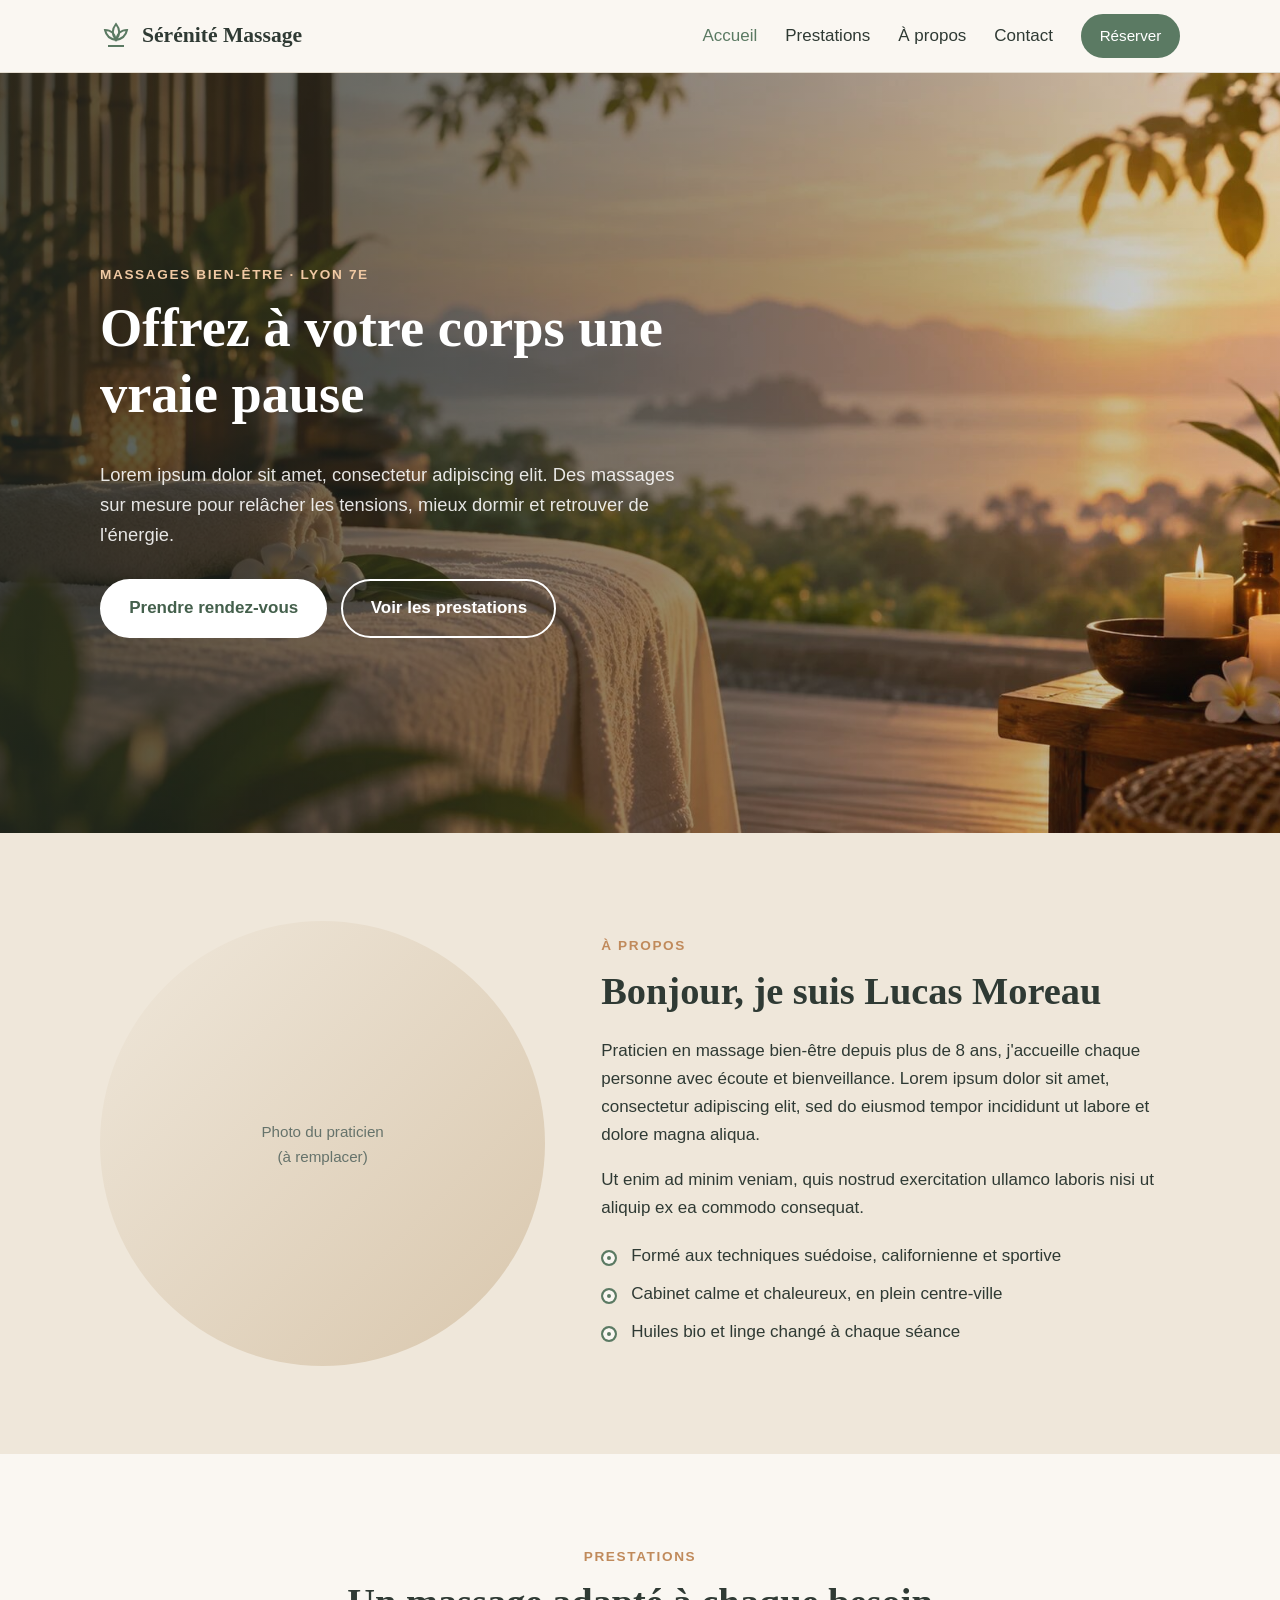
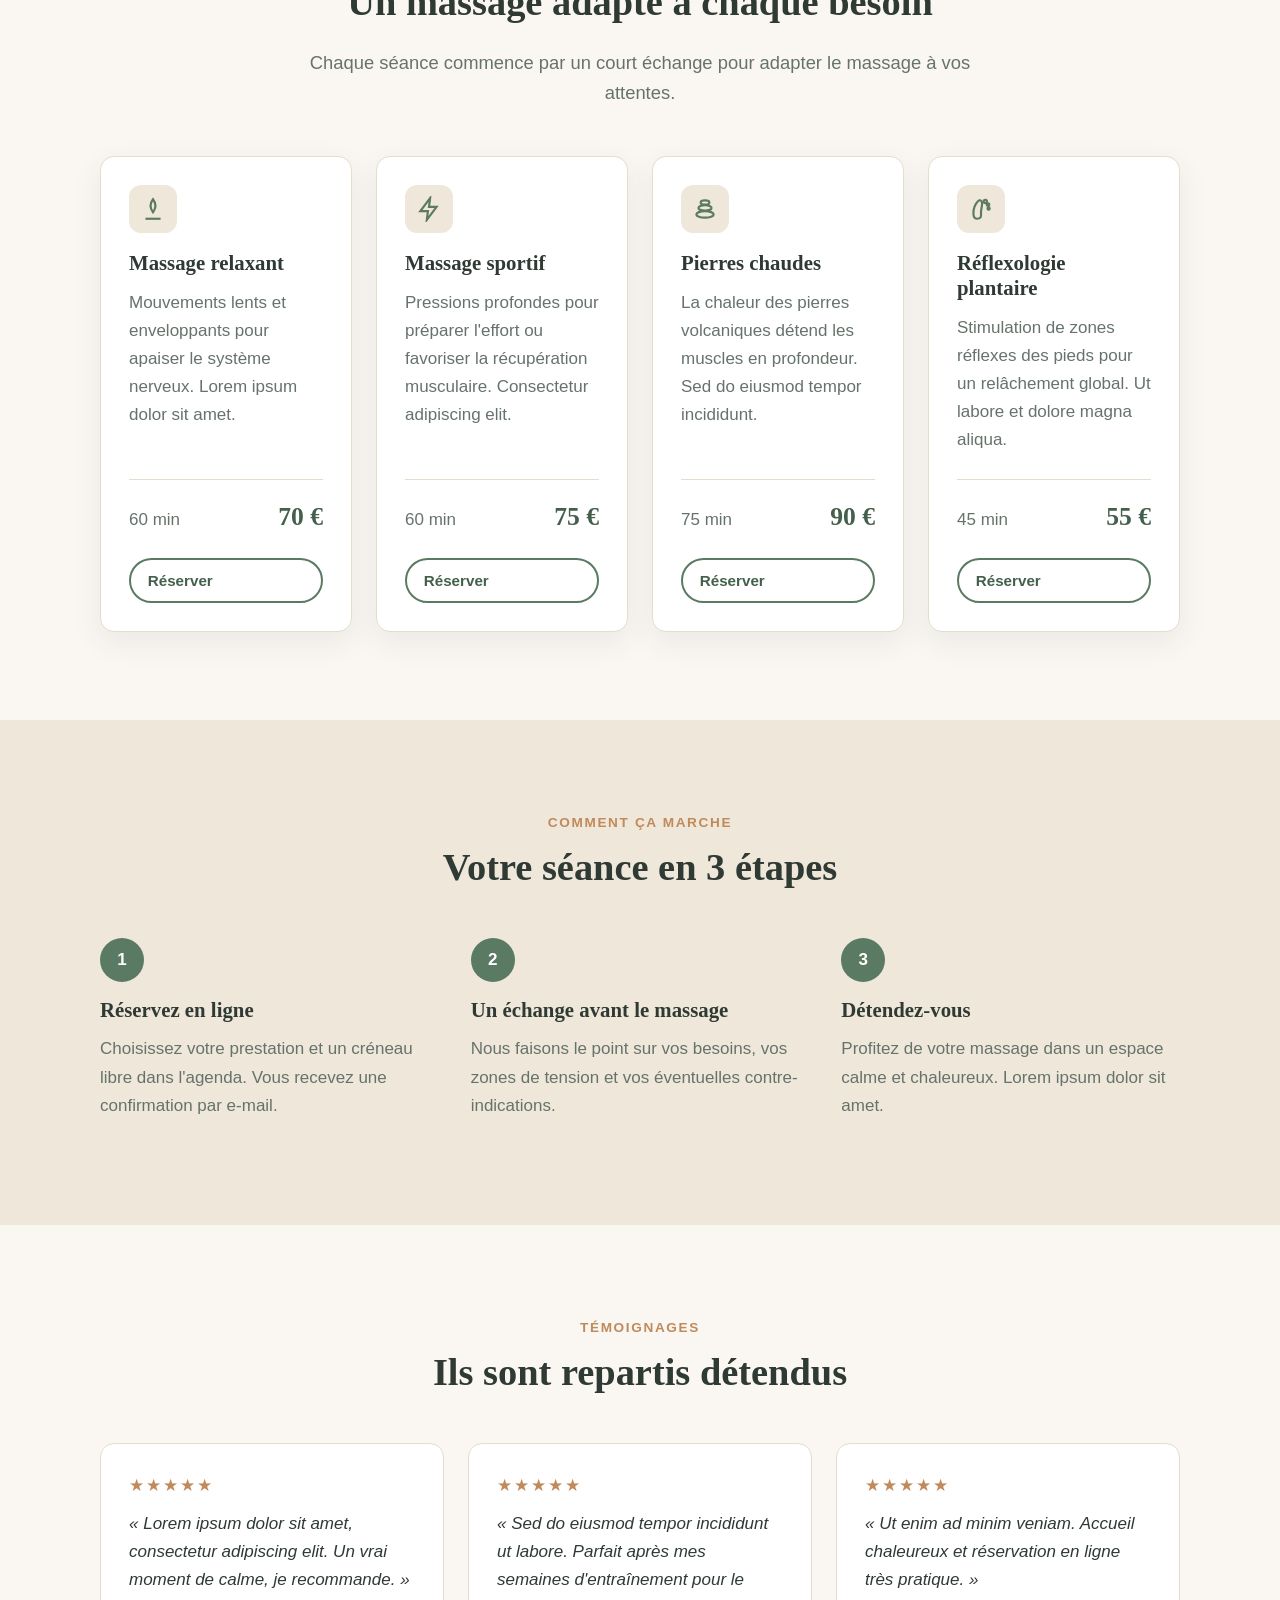
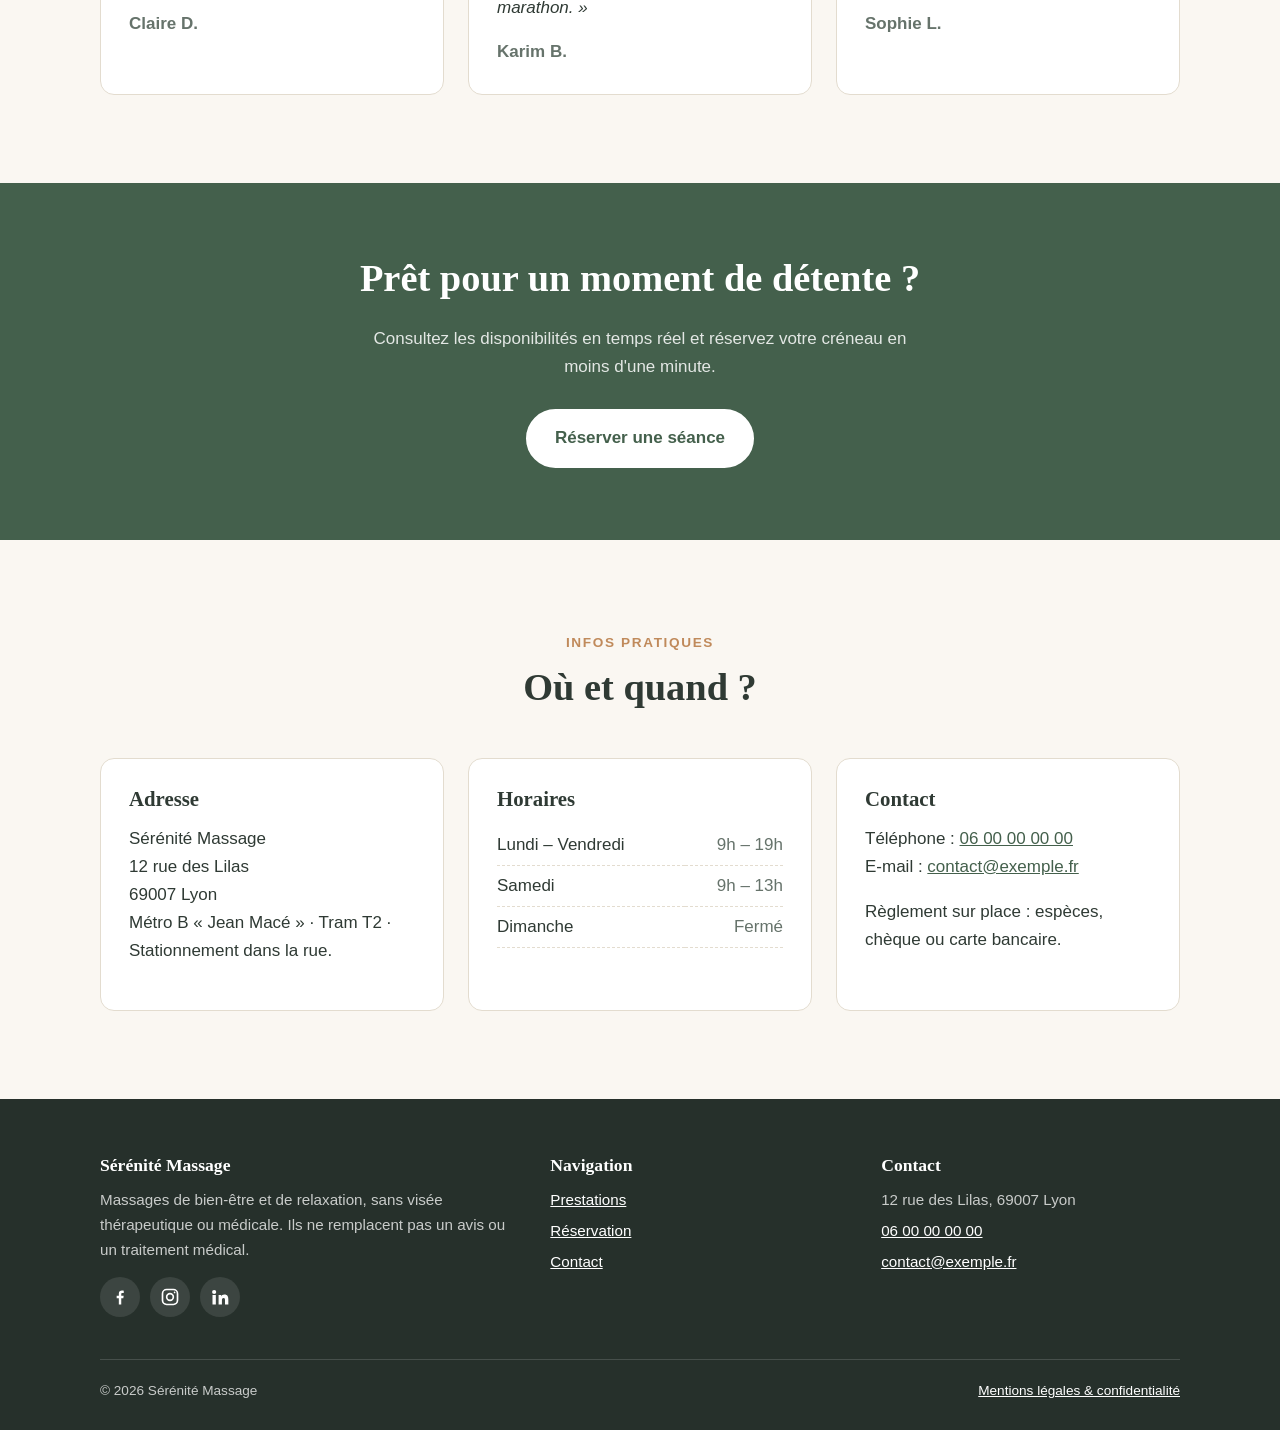
<file: index.html>
<!DOCTYPE html>
<html lang="fr">
<head>
  <meta charset="UTF-8">
  <meta name="viewport" content="width=device-width, initial-scale=1">
  <title>Sérénité Massage — Massages bien-être à Lyon</title>
  <meta name="description" content="Massages bien-être à Lyon : massage relaxant, sportif, pierres chaudes et réflexologie plantaire. Réservez votre séance en ligne.">
  <link rel="icon" href="img/favicon.svg" type="image/svg+xml">
  <link rel="stylesheet" href="css/style.css?v=3">
</head>
<body>
  <a class="skip-link" href="#contenu">Aller au contenu</a>

  <header class="site-header">
    <div class="container header-inner">
      <a class="logo" href="index.html">
        <svg viewBox="0 0 32 32" fill="none" stroke="currentColor" stroke-width="2" aria-hidden="true"><path d="M16 4c4 5 4 11 0 16-4-5-4-11 0-16Z"/><path d="M16 20c-6-1-10-5-11-10 6 0 10 4 11 10Zm0 0c6-1 10-5 11-10-6 0-10 4-11 10Z"/><path d="M8 26h16"/></svg>
        Sérénité Massage
      </a>
      <button class="nav-toggle" type="button" aria-controls="main-nav" aria-expanded="false" aria-label="Ouvrir le menu">
        <svg viewBox="0 0 24 24" fill="none" stroke="currentColor" stroke-width="2" aria-hidden="true"><path d="M3 6h18M3 12h18M3 18h18"/></svg>
      </button>
      <nav class="main-nav" id="main-nav" aria-label="Navigation principale">
        <ul>
          <li><a href="index.html" aria-current="page">Accueil</a></li>
          <li><a href="index.html#prestations">Prestations</a></li>
          <li><a href="index.html#a-propos">À propos</a></li>
          <li><a href="contact.html">Contact</a></li>
          <li><a class="btn btn-small" href="reservation.html">Réserver</a></li>
        </ul>
      </nav>
    </div>
  </header>

  <main id="contenu">
    <!-- Hero -->
    <section class="hero hero-photo">
      <div class="container">
        <div class="hero-content">
          <span class="eyebrow">Massages bien-être · Lyon 7e</span>
          <h1>Offrez à votre corps une vraie pause</h1>
          <p class="lead">Lorem ipsum dolor sit amet, consectetur adipiscing elit. Des massages sur mesure pour relâcher les tensions, mieux dormir et retrouver de l'énergie.</p>
          <div class="hero-actions">
            <a class="btn" href="reservation.html">Prendre rendez-vous</a>
            <a class="btn btn-outline" href="#prestations">Voir les prestations</a>
          </div>
        </div>
      </div>
    </section>

    <!-- À propos -->
    <section class="section section-alt" id="a-propos">
      <div class="container about">
        <div class="about-photo">Photo du praticien<br>(à remplacer)</div>
        <div>
          <span class="eyebrow">À propos</span>
          <h2>Bonjour, je suis Lucas Moreau</h2>
          <p>Praticien en massage bien-être depuis plus de 8 ans, j'accueille chaque personne avec écoute et bienveillance. Lorem ipsum dolor sit amet, consectetur adipiscing elit, sed do eiusmod tempor incididunt ut labore et dolore magna aliqua.</p>
          <p>Ut enim ad minim veniam, quis nostrud exercitation ullamco laboris nisi ut aliquip ex ea commodo consequat.</p>
          <ul class="check-list">
            <li>Formé aux techniques suédoise, californienne et sportive</li>
            <li>Cabinet calme et chaleureux, en plein centre-ville</li>
            <li>Huiles bio et linge changé à chaque séance</li>
          </ul>
        </div>
      </div>
    </section>

    <!-- Prestations -->
    <section class="section" id="prestations">
      <div class="container">
        <div class="section-head">
          <span class="eyebrow">Prestations</span>
          <h2>Un massage adapté à chaque besoin</h2>
          <p class="lead">Chaque séance commence par un court échange pour adapter le massage à vos attentes.</p>
        </div>

        <div class="cards">
          <article class="card">
            <div class="card-icon" aria-hidden="true">
              <svg viewBox="0 0 24 24" fill="none" stroke="currentColor" stroke-width="2"><path d="M12 3c3 4 3 8 0 12-3-4-3-8 0-12Z"/><path d="M5 21h14"/></svg>
            </div>
            <h3>Massage relaxant</h3>
            <p>Mouvements lents et enveloppants pour apaiser le système nerveux. Lorem ipsum dolor sit amet.</p>
            <div class="card-meta"><span class="card-duration">60 min</span><span class="card-price">70 €</span></div>
            <a class="btn btn-outline btn-small" href="reservation.html?prestation=relaxant">Réserver</a>
          </article>

          <article class="card">
            <div class="card-icon" aria-hidden="true">
              <svg viewBox="0 0 24 24" fill="none" stroke="currentColor" stroke-width="2"><path d="M13 2 4 14h7l-1 8 9-12h-7l1-8Z"/></svg>
            </div>
            <h3>Massage sportif</h3>
            <p>Pressions profondes pour préparer l'effort ou favoriser la récupération musculaire. Consectetur adipiscing elit.</p>
            <div class="card-meta"><span class="card-duration">60 min</span><span class="card-price">75 €</span></div>
            <a class="btn btn-outline btn-small" href="reservation.html?prestation=sportif">Réserver</a>
          </article>

          <article class="card">
            <div class="card-icon" aria-hidden="true">
              <svg viewBox="0 0 24 24" fill="none" stroke="currentColor" stroke-width="2"><ellipse cx="12" cy="17" rx="8" ry="3"/><ellipse cx="12" cy="11" rx="6" ry="2.5"/><ellipse cx="12" cy="6" rx="4" ry="2"/></svg>
            </div>
            <h3>Pierres chaudes</h3>
            <p>La chaleur des pierres volcaniques détend les muscles en profondeur. Sed do eiusmod tempor incididunt.</p>
            <div class="card-meta"><span class="card-duration">75 min</span><span class="card-price">90 €</span></div>
            <a class="btn btn-outline btn-small" href="reservation.html?prestation=pierres-chaudes">Réserver</a>
          </article>

          <article class="card">
            <div class="card-icon" aria-hidden="true">
              <svg viewBox="0 0 24 24" fill="none" stroke="currentColor" stroke-width="2"><path d="M8 21c-2 0-3-2-3-5 0-4 1-8 4-11 2-2 4-1 4 2 0 3-1 5-1 8s1 6-4 6Z"/><circle cx="16" cy="5" r="1.5"/><circle cx="18.5" cy="8" r="1.2"/><circle cx="19" cy="11.5" r="1"/></svg>
            </div>
            <h3>Réflexologie plantaire</h3>
            <p>Stimulation de zones réflexes des pieds pour un relâchement global. Ut labore et dolore magna aliqua.</p>
            <div class="card-meta"><span class="card-duration">45 min</span><span class="card-price">55 €</span></div>
            <a class="btn btn-outline btn-small" href="reservation.html?prestation=reflexologie">Réserver</a>
          </article>
        </div>
      </div>
    </section>

    <!-- Déroulé -->
    <section class="section section-alt">
      <div class="container">
        <div class="section-head">
          <span class="eyebrow">Comment ça marche</span>
          <h2>Votre séance en 3 étapes</h2>
        </div>
        <ol class="steps">
          <li>
            <h3>Réservez en ligne</h3>
            <p>Choisissez votre prestation et un créneau libre dans l'agenda. Vous recevez une confirmation par e-mail.</p>
          </li>
          <li>
            <h3>Un échange avant le massage</h3>
            <p>Nous faisons le point sur vos besoins, vos zones de tension et vos éventuelles contre-indications.</p>
          </li>
          <li>
            <h3>Détendez-vous</h3>
            <p>Profitez de votre massage dans un espace calme et chaleureux. Lorem ipsum dolor sit amet.</p>
          </li>
        </ol>
      </div>
    </section>

    <!-- Témoignages -->
    <section class="section">
      <div class="container">
        <div class="section-head">
          <span class="eyebrow">Témoignages</span>
          <h2>Ils sont repartis détendus</h2>
        </div>
        <div class="testimonials">
          <figure class="testimonial">
            <div class="stars" aria-label="5 étoiles sur 5">★★★★★</div>
            <blockquote>« Lorem ipsum dolor sit amet, consectetur adipiscing elit. Un vrai moment de calme, je recommande. »</blockquote>
            <figcaption>Claire D.</figcaption>
          </figure>
          <figure class="testimonial">
            <div class="stars" aria-label="5 étoiles sur 5">★★★★★</div>
            <blockquote>« Sed do eiusmod tempor incididunt ut labore. Parfait après mes semaines d'entraînement pour le marathon. »</blockquote>
            <figcaption>Karim B.</figcaption>
          </figure>
          <figure class="testimonial">
            <div class="stars" aria-label="5 étoiles sur 5">★★★★★</div>
            <blockquote>« Ut enim ad minim veniam. Accueil chaleureux et réservation en ligne très pratique. »</blockquote>
            <figcaption>Sophie L.</figcaption>
          </figure>
        </div>
      </div>
    </section>

    <!-- Appel à l'action -->
    <section class="cta">
      <div class="container">
        <h2>Prêt pour un moment de détente ?</h2>
        <p>Consultez les disponibilités en temps réel et réservez votre créneau en moins d'une minute.</p>
        <a class="btn" href="reservation.html">Réserver une séance</a>
      </div>
    </section>

    <!-- Infos pratiques -->
    <section class="section" id="infos">
      <div class="container">
        <div class="section-head">
          <span class="eyebrow">Infos pratiques</span>
          <h2>Où et quand ?</h2>
        </div>
        <div class="info-grid">
          <div class="info-block">
            <h3>Adresse</h3>
            <address>
              Sérénité Massage<br>
              12 rue des Lilas<br>
              69007 Lyon
            </address>
            <p>Métro B « Jean Macé » · Tram T2 · Stationnement dans la rue.</p>
          </div>
          <div class="info-block">
            <h3>Horaires</h3>
            <table class="hours">
              <tbody>
                <tr><td>Lundi – Vendredi</td><td>9h – 19h</td></tr>
                <tr><td>Samedi</td><td>9h – 13h</td></tr>
                <tr><td>Dimanche</td><td>Fermé</td></tr>
              </tbody>
            </table>
          </div>
          <div class="info-block">
            <h3>Contact</h3>
            <p>Téléphone : <a href="tel:+33600000000">06 00 00 00 00</a><br>
            E-mail : <a href="mailto:contact@exemple.fr">contact@exemple.fr</a></p>
            <p>Règlement sur place : espèces, chèque ou carte bancaire.</p>
          </div>
        </div>
      </div>
    </section>
  </main>

  <footer class="site-footer">
    <div class="container">
      <div class="footer-grid">
        <div>
          <h2>Sérénité Massage</h2>
          <p>Massages de bien-être et de relaxation, sans visée thérapeutique ou médicale. Ils ne remplacent pas un avis ou un traitement médical.</p>
          <ul class="social-links">
            <li><a href="https://www.facebook.com/VOTRE-PAGE" target="_blank" rel="noopener" aria-label="Facebook (nouvel onglet)"><svg width="20" height="20" viewBox="0 0 24 24" fill="currentColor" aria-hidden="true"><path d="M13.5 21v-7.5h2.5l.4-3h-2.9V8.6c0-.9.3-1.5 1.5-1.5h1.5V4.4c-.3 0-1.2-.1-2.2-.1-2.2 0-3.7 1.3-3.7 3.8v2.4H8v3h2.6V21h2.9Z"/></svg></a></li>
            <li><a href="https://www.instagram.com/VOTRE-COMPTE" target="_blank" rel="noopener" aria-label="Instagram (nouvel onglet)"><svg width="20" height="20" viewBox="0 0 24 24" fill="none" stroke="currentColor" stroke-width="2" aria-hidden="true"><rect x="3" y="3" width="18" height="18" rx="5"/><circle cx="12" cy="12" r="4"/><circle cx="17.5" cy="6.5" r="1" fill="currentColor" stroke="none"/></svg></a></li>
            <li><a href="https://www.linkedin.com/in/VOTRE-PROFIL" target="_blank" rel="noopener" aria-label="LinkedIn (nouvel onglet)"><svg width="20" height="20" viewBox="0 0 24 24" fill="currentColor" aria-hidden="true"><path d="M4.98 3.5a2.5 2.5 0 1 1 0 5 2.5 2.5 0 0 1 0-5ZM3 9.5h4V21H3V9.5Zm6.5 0h3.8v1.6h.1c.5-1 1.8-2 3.8-2 4 0 4.8 2.6 4.8 6V21h-4v-5.1c0-1.2 0-2.8-1.7-2.8s-2 1.3-2 2.7V21h-4V9.5Z"/></svg></a></li>
          </ul>
        </div>
        <div>
          <h2>Navigation</h2>
          <ul>
            <li><a href="index.html#prestations">Prestations</a></li>
            <li><a href="reservation.html">Réservation</a></li>
            <li><a href="contact.html">Contact</a></li>
          </ul>
        </div>
        <div>
          <h2>Contact</h2>
          <ul>
            <li>12 rue des Lilas, 69007 Lyon</li>
            <li><a href="tel:+33600000000">06 00 00 00 00</a></li>
            <li><a href="mailto:contact@exemple.fr">contact@exemple.fr</a></li>
          </ul>
        </div>
      </div>
      <div class="footer-bottom">
        <span>© <span id="year">2026</span> Sérénité Massage</span>
        <a href="mentions-legales.html">Mentions légales &amp; confidentialité</a>
      </div>
    </div>
  </footer>

  <script src="js/main.js?v=3"></script>
</body>
</html>
</file>
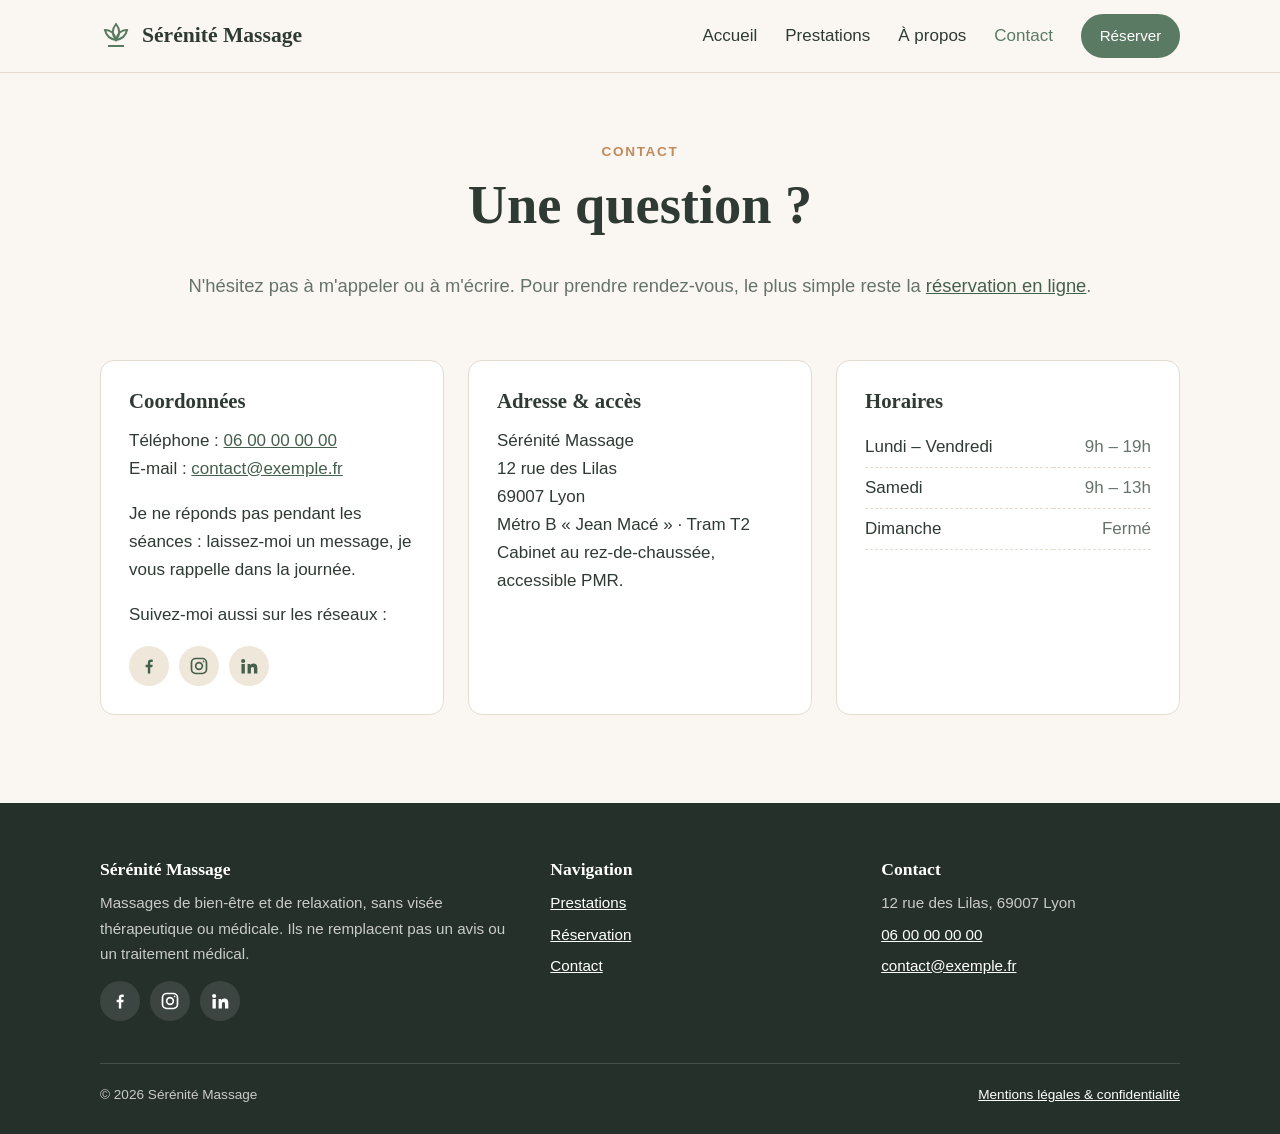
<file: contact.html>
<!DOCTYPE html>
<html lang="fr">
<head>
  <meta charset="UTF-8">
  <meta name="viewport" content="width=device-width, initial-scale=1">
  <title>Contact — Sérénité Massage</title>
  <meta name="description" content="Coordonnées, horaires et accès au cabinet Sérénité Massage à Lyon.">
  <link rel="icon" href="img/favicon.svg" type="image/svg+xml">
  <link rel="stylesheet" href="css/style.css?v=3">
</head>
<body>
  <a class="skip-link" href="#contenu">Aller au contenu</a>

  <header class="site-header">
    <div class="container header-inner">
      <a class="logo" href="index.html">
        <svg viewBox="0 0 32 32" fill="none" stroke="currentColor" stroke-width="2" aria-hidden="true"><path d="M16 4c4 5 4 11 0 16-4-5-4-11 0-16Z"/><path d="M16 20c-6-1-10-5-11-10 6 0 10 4 11 10Zm0 0c6-1 10-5 11-10-6 0-10 4-11 10Z"/><path d="M8 26h16"/></svg>
        Sérénité Massage
      </a>
      <button class="nav-toggle" type="button" aria-controls="main-nav" aria-expanded="false" aria-label="Ouvrir le menu">
        <svg viewBox="0 0 24 24" fill="none" stroke="currentColor" stroke-width="2" aria-hidden="true"><path d="M3 6h18M3 12h18M3 18h18"/></svg>
      </button>
      <nav class="main-nav" id="main-nav" aria-label="Navigation principale">
        <ul>
          <li><a href="index.html">Accueil</a></li>
          <li><a href="index.html#prestations">Prestations</a></li>
          <li><a href="index.html#a-propos">À propos</a></li>
          <li><a href="contact.html" aria-current="page">Contact</a></li>
          <li><a class="btn btn-small" href="reservation.html">Réserver</a></li>
        </ul>
      </nav>
    </div>
  </header>

  <main id="contenu">
    <section class="page-hero">
      <div class="container">
        <span class="eyebrow">Contact</span>
        <h1>Une question ?</h1>
        <p class="lead">N'hésitez pas à m'appeler ou à m'écrire. Pour prendre rendez-vous, le plus simple reste la <a href="reservation.html">réservation en ligne</a>.</p>
      </div>
    </section>

    <section class="section" style="padding-top: 0">
      <div class="container info-grid">
        <div class="info-block">
          <h2 style="font-size: 1.3rem">Coordonnées</h2>
          <p>Téléphone : <a href="tel:+33600000000">06 00 00 00 00</a><br>
          E-mail : <a href="mailto:contact@exemple.fr">contact@exemple.fr</a></p>
          <p>Je ne réponds pas pendant les séances : laissez-moi un message, je vous rappelle dans la journée.</p>
          <p>Suivez-moi aussi sur les réseaux :</p>
          <ul class="social-links social-links-light">
            <li><a href="https://www.facebook.com/VOTRE-PAGE" target="_blank" rel="noopener" aria-label="Facebook (nouvel onglet)"><svg width="20" height="20" viewBox="0 0 24 24" fill="currentColor" aria-hidden="true"><path d="M13.5 21v-7.5h2.5l.4-3h-2.9V8.6c0-.9.3-1.5 1.5-1.5h1.5V4.4c-.3 0-1.2-.1-2.2-.1-2.2 0-3.7 1.3-3.7 3.8v2.4H8v3h2.6V21h2.9Z"/></svg></a></li>
            <li><a href="https://www.instagram.com/VOTRE-COMPTE" target="_blank" rel="noopener" aria-label="Instagram (nouvel onglet)"><svg width="20" height="20" viewBox="0 0 24 24" fill="none" stroke="currentColor" stroke-width="2" aria-hidden="true"><rect x="3" y="3" width="18" height="18" rx="5"/><circle cx="12" cy="12" r="4"/><circle cx="17.5" cy="6.5" r="1" fill="currentColor" stroke="none"/></svg></a></li>
            <li><a href="https://www.linkedin.com/in/VOTRE-PROFIL" target="_blank" rel="noopener" aria-label="LinkedIn (nouvel onglet)"><svg width="20" height="20" viewBox="0 0 24 24" fill="currentColor" aria-hidden="true"><path d="M4.98 3.5a2.5 2.5 0 1 1 0 5 2.5 2.5 0 0 1 0-5ZM3 9.5h4V21H3V9.5Zm6.5 0h3.8v1.6h.1c.5-1 1.8-2 3.8-2 4 0 4.8 2.6 4.8 6V21h-4v-5.1c0-1.2 0-2.8-1.7-2.8s-2 1.3-2 2.7V21h-4V9.5Z"/></svg></a></li>
          </ul>
        </div>
        <div class="info-block">
          <h2 style="font-size: 1.3rem">Adresse &amp; accès</h2>
          <address>
            Sérénité Massage<br>
            12 rue des Lilas<br>
            69007 Lyon
          </address>
          <p>Métro B « Jean Macé » · Tram T2<br>Cabinet au rez-de-chaussée, accessible PMR.</p>
        </div>
        <div class="info-block">
          <h2 style="font-size: 1.3rem">Horaires</h2>
          <table class="hours">
            <tbody>
              <tr><td>Lundi – Vendredi</td><td>9h – 19h</td></tr>
              <tr><td>Samedi</td><td>9h – 13h</td></tr>
              <tr><td>Dimanche</td><td>Fermé</td></tr>
            </tbody>
          </table>
        </div>
      </div>
    </section>
  </main>

  <footer class="site-footer">
    <div class="container">
      <div class="footer-grid">
        <div>
          <h2>Sérénité Massage</h2>
          <p>Massages de bien-être et de relaxation, sans visée thérapeutique ou médicale. Ils ne remplacent pas un avis ou un traitement médical.</p>
          <ul class="social-links">
            <li><a href="https://www.facebook.com/VOTRE-PAGE" target="_blank" rel="noopener" aria-label="Facebook (nouvel onglet)"><svg width="20" height="20" viewBox="0 0 24 24" fill="currentColor" aria-hidden="true"><path d="M13.5 21v-7.5h2.5l.4-3h-2.9V8.6c0-.9.3-1.5 1.5-1.5h1.5V4.4c-.3 0-1.2-.1-2.2-.1-2.2 0-3.7 1.3-3.7 3.8v2.4H8v3h2.6V21h2.9Z"/></svg></a></li>
            <li><a href="https://www.instagram.com/VOTRE-COMPTE" target="_blank" rel="noopener" aria-label="Instagram (nouvel onglet)"><svg width="20" height="20" viewBox="0 0 24 24" fill="none" stroke="currentColor" stroke-width="2" aria-hidden="true"><rect x="3" y="3" width="18" height="18" rx="5"/><circle cx="12" cy="12" r="4"/><circle cx="17.5" cy="6.5" r="1" fill="currentColor" stroke="none"/></svg></a></li>
            <li><a href="https://www.linkedin.com/in/VOTRE-PROFIL" target="_blank" rel="noopener" aria-label="LinkedIn (nouvel onglet)"><svg width="20" height="20" viewBox="0 0 24 24" fill="currentColor" aria-hidden="true"><path d="M4.98 3.5a2.5 2.5 0 1 1 0 5 2.5 2.5 0 0 1 0-5ZM3 9.5h4V21H3V9.5Zm6.5 0h3.8v1.6h.1c.5-1 1.8-2 3.8-2 4 0 4.8 2.6 4.8 6V21h-4v-5.1c0-1.2 0-2.8-1.7-2.8s-2 1.3-2 2.7V21h-4V9.5Z"/></svg></a></li>
          </ul>
        </div>
        <div>
          <h2>Navigation</h2>
          <ul>
            <li><a href="index.html#prestations">Prestations</a></li>
            <li><a href="reservation.html">Réservation</a></li>
            <li><a href="contact.html">Contact</a></li>
          </ul>
        </div>
        <div>
          <h2>Contact</h2>
          <ul>
            <li>12 rue des Lilas, 69007 Lyon</li>
            <li><a href="tel:+33600000000">06 00 00 00 00</a></li>
            <li><a href="mailto:contact@exemple.fr">contact@exemple.fr</a></li>
          </ul>
        </div>
      </div>
      <div class="footer-bottom">
        <span>© <span id="year">2026</span> Sérénité Massage</span>
        <a href="mentions-legales.html">Mentions légales &amp; confidentialité</a>
      </div>
    </div>
  </footer>

  <script src="js/main.js?v=3"></script>
</body>
</html>
</file>
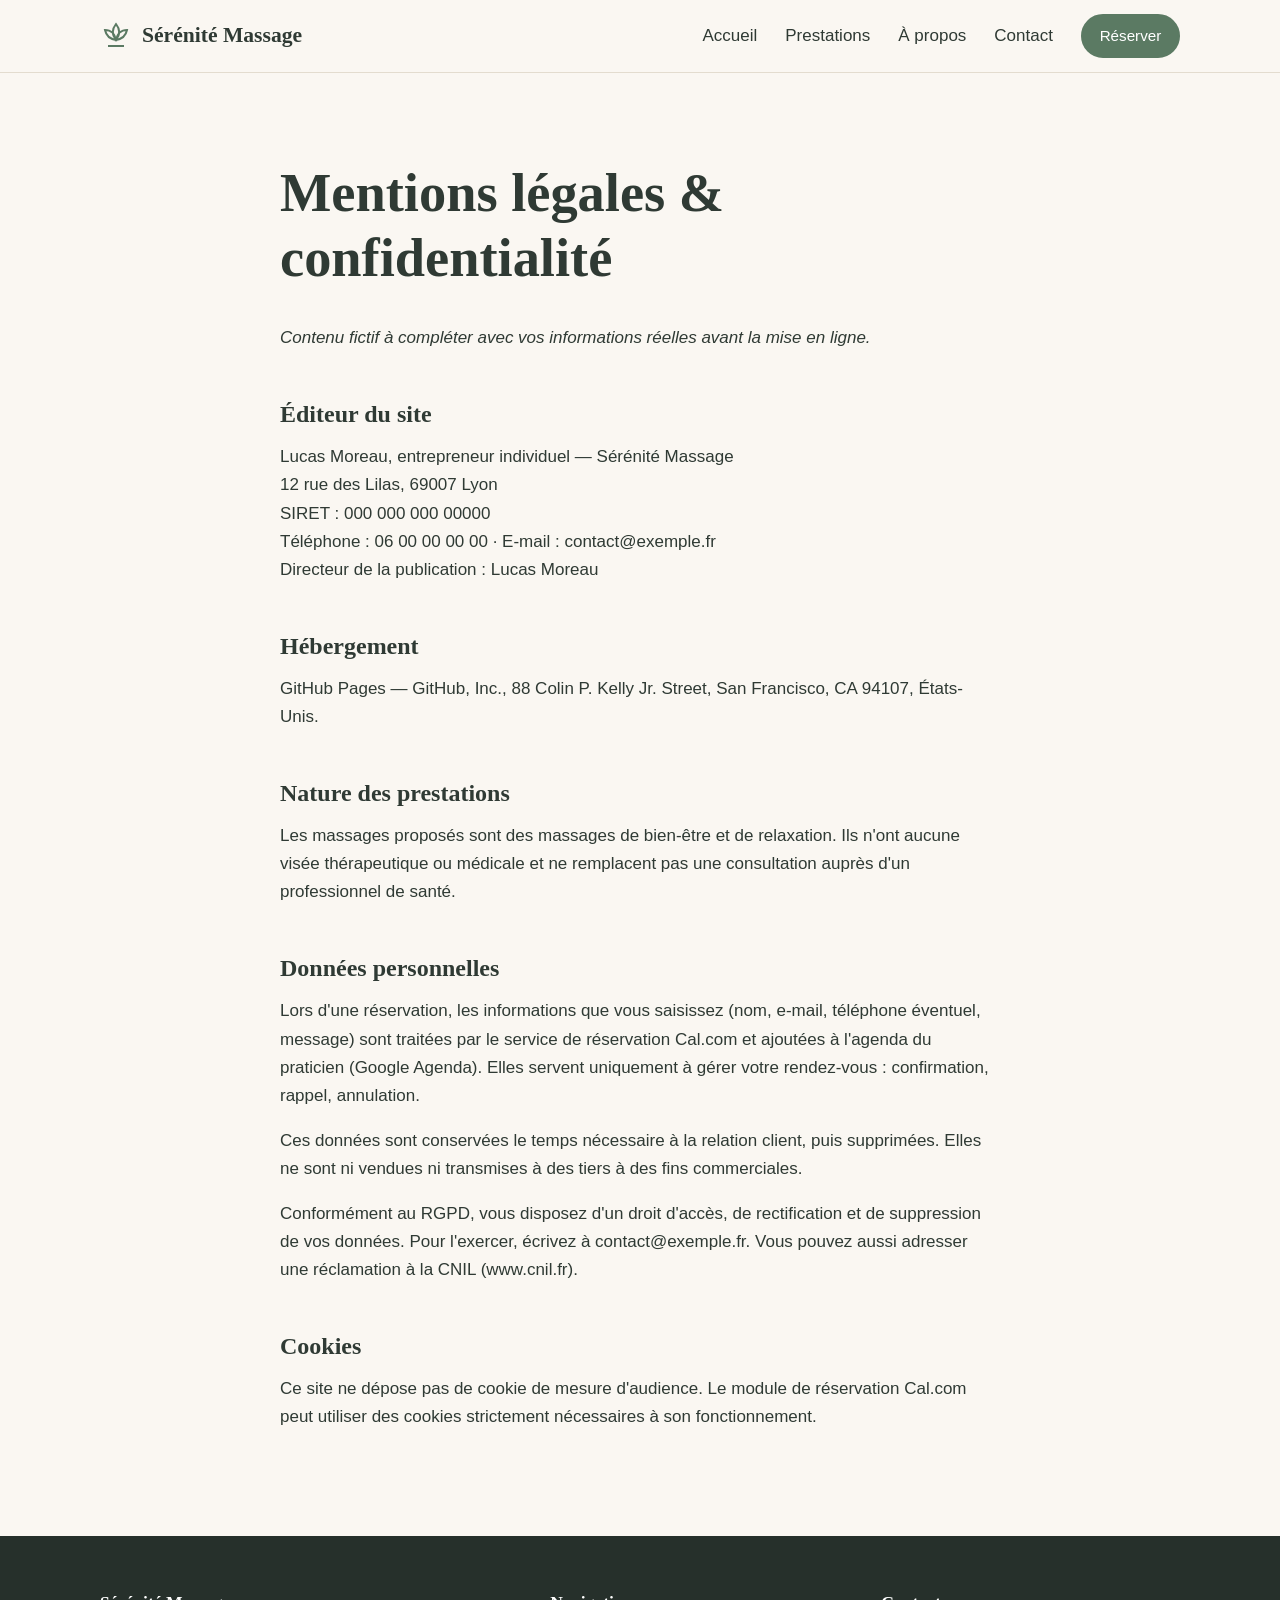
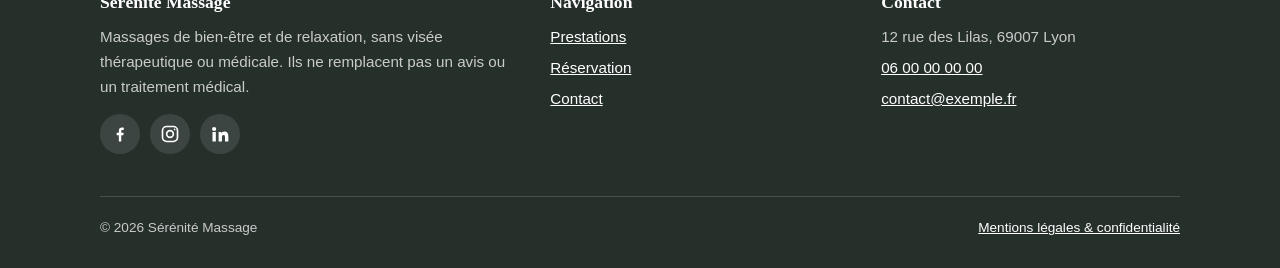
<file: mentions-legales.html>
<!DOCTYPE html>
<html lang="fr">
<head>
  <meta charset="UTF-8">
  <meta name="viewport" content="width=device-width, initial-scale=1">
  <title>Mentions légales — Sérénité Massage</title>
  <meta name="description" content="Mentions légales et politique de confidentialité du site Sérénité Massage.">
  <link rel="icon" href="img/favicon.svg" type="image/svg+xml">
  <link rel="stylesheet" href="css/style.css?v=3">
</head>
<body>
  <a class="skip-link" href="#contenu">Aller au contenu</a>

  <header class="site-header">
    <div class="container header-inner">
      <a class="logo" href="index.html">
        <svg viewBox="0 0 32 32" fill="none" stroke="currentColor" stroke-width="2" aria-hidden="true"><path d="M16 4c4 5 4 11 0 16-4-5-4-11 0-16Z"/><path d="M16 20c-6-1-10-5-11-10 6 0 10 4 11 10Zm0 0c6-1 10-5 11-10-6 0-10 4-11 10Z"/><path d="M8 26h16"/></svg>
        Sérénité Massage
      </a>
      <button class="nav-toggle" type="button" aria-controls="main-nav" aria-expanded="false" aria-label="Ouvrir le menu">
        <svg viewBox="0 0 24 24" fill="none" stroke="currentColor" stroke-width="2" aria-hidden="true"><path d="M3 6h18M3 12h18M3 18h18"/></svg>
      </button>
      <nav class="main-nav" id="main-nav" aria-label="Navigation principale">
        <ul>
          <li><a href="index.html">Accueil</a></li>
          <li><a href="index.html#prestations">Prestations</a></li>
          <li><a href="index.html#a-propos">À propos</a></li>
          <li><a href="contact.html">Contact</a></li>
          <li><a class="btn btn-small" href="reservation.html">Réserver</a></li>
        </ul>
      </nav>
    </div>
  </header>

  <main id="contenu">
    <section class="section">
      <div class="container prose">
        <h1>Mentions légales &amp; confidentialité</h1>
        <p><em>Contenu fictif à compléter avec vos informations réelles avant la mise en ligne.</em></p>

        <h2>Éditeur du site</h2>
        <p>Lucas Moreau, entrepreneur individuel — Sérénité Massage<br>
        12 rue des Lilas, 69007 Lyon<br>
        SIRET : 000 000 000 00000<br>
        Téléphone : 06 00 00 00 00 · E-mail : contact@exemple.fr<br>
        Directeur de la publication : Lucas Moreau</p>

        <h2>Hébergement</h2>
        <p>GitHub Pages — GitHub, Inc., 88 Colin P. Kelly Jr. Street, San Francisco, CA 94107, États-Unis.</p>

        <h2>Nature des prestations</h2>
        <p>Les massages proposés sont des massages de bien-être et de relaxation. Ils n'ont aucune visée thérapeutique ou médicale et ne remplacent pas une consultation auprès d'un professionnel de santé.</p>

        <h2>Données personnelles</h2>
        <p>Lors d'une réservation, les informations que vous saisissez (nom, e-mail, téléphone éventuel, message) sont traitées par le service de réservation Cal.com et ajoutées à l'agenda du praticien (Google Agenda). Elles servent uniquement à gérer votre rendez-vous : confirmation, rappel, annulation.</p>
        <p>Ces données sont conservées le temps nécessaire à la relation client, puis supprimées. Elles ne sont ni vendues ni transmises à des tiers à des fins commerciales.</p>
        <p>Conformément au RGPD, vous disposez d'un droit d'accès, de rectification et de suppression de vos données. Pour l'exercer, écrivez à contact@exemple.fr. Vous pouvez aussi adresser une réclamation à la CNIL (www.cnil.fr).</p>

        <h2>Cookies</h2>
        <p>Ce site ne dépose pas de cookie de mesure d'audience. Le module de réservation Cal.com peut utiliser des cookies strictement nécessaires à son fonctionnement.</p>
      </div>
    </section>
  </main>

  <footer class="site-footer">
    <div class="container">
      <div class="footer-grid">
        <div>
          <h2>Sérénité Massage</h2>
          <p>Massages de bien-être et de relaxation, sans visée thérapeutique ou médicale. Ils ne remplacent pas un avis ou un traitement médical.</p>
          <ul class="social-links">
            <li><a href="https://www.facebook.com/VOTRE-PAGE" target="_blank" rel="noopener" aria-label="Facebook (nouvel onglet)"><svg width="20" height="20" viewBox="0 0 24 24" fill="currentColor" aria-hidden="true"><path d="M13.5 21v-7.5h2.5l.4-3h-2.9V8.6c0-.9.3-1.5 1.5-1.5h1.5V4.4c-.3 0-1.2-.1-2.2-.1-2.2 0-3.7 1.3-3.7 3.8v2.4H8v3h2.6V21h2.9Z"/></svg></a></li>
            <li><a href="https://www.instagram.com/VOTRE-COMPTE" target="_blank" rel="noopener" aria-label="Instagram (nouvel onglet)"><svg width="20" height="20" viewBox="0 0 24 24" fill="none" stroke="currentColor" stroke-width="2" aria-hidden="true"><rect x="3" y="3" width="18" height="18" rx="5"/><circle cx="12" cy="12" r="4"/><circle cx="17.5" cy="6.5" r="1" fill="currentColor" stroke="none"/></svg></a></li>
            <li><a href="https://www.linkedin.com/in/VOTRE-PROFIL" target="_blank" rel="noopener" aria-label="LinkedIn (nouvel onglet)"><svg width="20" height="20" viewBox="0 0 24 24" fill="currentColor" aria-hidden="true"><path d="M4.98 3.5a2.5 2.5 0 1 1 0 5 2.5 2.5 0 0 1 0-5ZM3 9.5h4V21H3V9.5Zm6.5 0h3.8v1.6h.1c.5-1 1.8-2 3.8-2 4 0 4.8 2.6 4.8 6V21h-4v-5.1c0-1.2 0-2.8-1.7-2.8s-2 1.3-2 2.7V21h-4V9.5Z"/></svg></a></li>
          </ul>
        </div>
        <div>
          <h2>Navigation</h2>
          <ul>
            <li><a href="index.html#prestations">Prestations</a></li>
            <li><a href="reservation.html">Réservation</a></li>
            <li><a href="contact.html">Contact</a></li>
          </ul>
        </div>
        <div>
          <h2>Contact</h2>
          <ul>
            <li>12 rue des Lilas, 69007 Lyon</li>
            <li><a href="tel:+33600000000">06 00 00 00 00</a></li>
            <li><a href="mailto:contact@exemple.fr">contact@exemple.fr</a></li>
          </ul>
        </div>
      </div>
      <div class="footer-bottom">
        <span>© <span id="year">2026</span> Sérénité Massage</span>
        <a href="mentions-legales.html">Mentions légales &amp; confidentialité</a>
      </div>
    </div>
  </footer>

  <script src="js/main.js?v=3"></script>
</body>
</html>
</file>
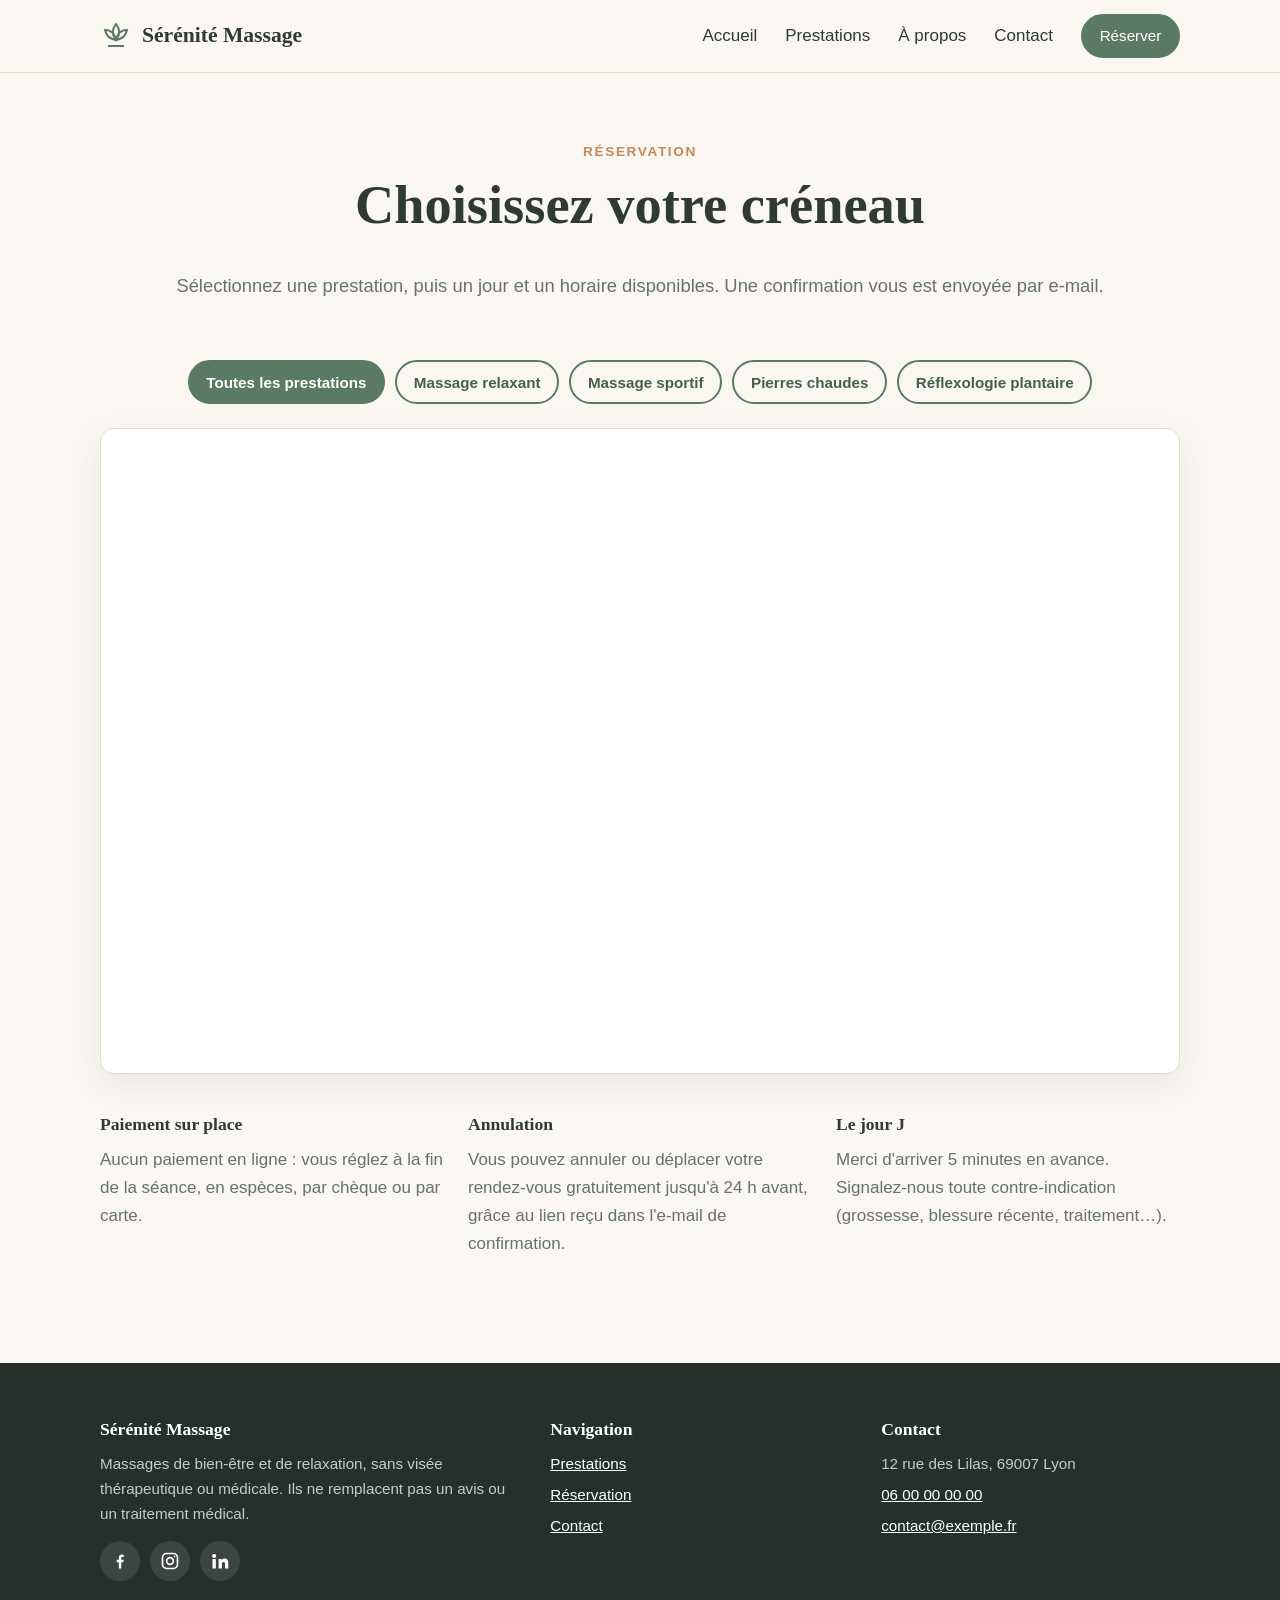
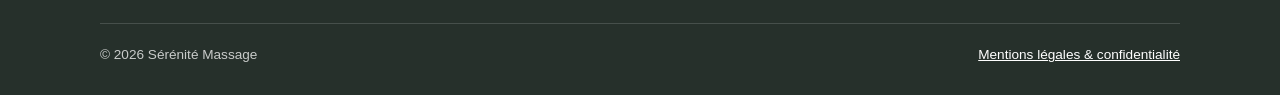
<file: reservation.html>
<!DOCTYPE html>
<html lang="fr">
<head>
  <meta charset="UTF-8">
  <meta name="viewport" content="width=device-width, initial-scale=1">
  <title>Réserver une séance — Sérénité Massage</title>
  <meta name="description" content="Réservez votre massage en ligne : choisissez votre prestation et un créneau disponible.">
  <link rel="icon" href="img/favicon.svg" type="image/svg+xml">
  <link rel="stylesheet" href="css/style.css?v=3">
</head>
<body>
  <a class="skip-link" href="#contenu">Aller au contenu</a>

  <header class="site-header">
    <div class="container header-inner">
      <a class="logo" href="index.html">
        <svg viewBox="0 0 32 32" fill="none" stroke="currentColor" stroke-width="2" aria-hidden="true"><path d="M16 4c4 5 4 11 0 16-4-5-4-11 0-16Z"/><path d="M16 20c-6-1-10-5-11-10 6 0 10 4 11 10Zm0 0c6-1 10-5 11-10-6 0-10 4-11 10Z"/><path d="M8 26h16"/></svg>
        Sérénité Massage
      </a>
      <button class="nav-toggle" type="button" aria-controls="main-nav" aria-expanded="false" aria-label="Ouvrir le menu">
        <svg viewBox="0 0 24 24" fill="none" stroke="currentColor" stroke-width="2" aria-hidden="true"><path d="M3 6h18M3 12h18M3 18h18"/></svg>
      </button>
      <nav class="main-nav" id="main-nav" aria-label="Navigation principale">
        <ul>
          <li><a href="index.html">Accueil</a></li>
          <li><a href="index.html#prestations">Prestations</a></li>
          <li><a href="index.html#a-propos">À propos</a></li>
          <li><a href="contact.html">Contact</a></li>
          <li><a class="btn btn-small" href="reservation.html">Réserver</a></li>
        </ul>
      </nav>
    </div>
  </header>

  <main id="contenu">
    <section class="page-hero">
      <div class="container">
        <span class="eyebrow">Réservation</span>
        <h1>Choisissez votre créneau</h1>
        <p class="lead">Sélectionnez une prestation, puis un jour et un horaire disponibles. Une confirmation vous est envoyée par e-mail.</p>
      </div>
    </section>

    <section class="section" style="padding-top: 0">
      <div class="container">
        <nav class="booking-filters" aria-label="Choix de la prestation">
          <a class="btn btn-outline btn-small" href="reservation.html">Toutes les prestations</a>
          <a class="btn btn-outline btn-small" href="reservation.html?prestation=relaxant">Massage relaxant</a>
          <a class="btn btn-outline btn-small" href="reservation.html?prestation=sportif">Massage sportif</a>
          <a class="btn btn-outline btn-small" href="reservation.html?prestation=pierres-chaudes">Pierres chaudes</a>
          <a class="btn btn-outline btn-small" href="reservation.html?prestation=reflexologie">Réflexologie plantaire</a>
        </nav>

        <div class="booking-wrapper">
          <div id="cal-booking"></div>
        </div>

        <div class="notice" id="cal-notice" hidden>
          <h2 style="font-size: 1.3rem">Calendrier pas encore configuré</h2>
          <p>Pour afficher l'agenda de réservation, indiquez votre identifiant Cal.com dans le fichier <code>js/config.js</code> (variable <code>CAL_USERNAME</code>). Les étapes sont détaillées dans le README du projet.</p>
          <p>En attendant, vous pouvez réserver par téléphone au <a href="tel:+33600000000">06 00 00 00 00</a>.</p>
        </div>

        <div class="booking-notes">
          <div>
            <h3>Paiement sur place</h3>
            <p>Aucun paiement en ligne : vous réglez à la fin de la séance, en espèces, par chèque ou par carte.</p>
          </div>
          <div>
            <h3>Annulation</h3>
            <p>Vous pouvez annuler ou déplacer votre rendez-vous gratuitement jusqu'à 24 h avant, grâce au lien reçu dans l'e-mail de confirmation.</p>
          </div>
          <div>
            <h3>Le jour J</h3>
            <p>Merci d'arriver 5 minutes en avance. Signalez-nous toute contre-indication (grossesse, blessure récente, traitement…).</p>
          </div>
        </div>
      </div>
    </section>
  </main>

  <footer class="site-footer">
    <div class="container">
      <div class="footer-grid">
        <div>
          <h2>Sérénité Massage</h2>
          <p>Massages de bien-être et de relaxation, sans visée thérapeutique ou médicale. Ils ne remplacent pas un avis ou un traitement médical.</p>
          <ul class="social-links">
            <li><a href="https://www.facebook.com/VOTRE-PAGE" target="_blank" rel="noopener" aria-label="Facebook (nouvel onglet)"><svg width="20" height="20" viewBox="0 0 24 24" fill="currentColor" aria-hidden="true"><path d="M13.5 21v-7.5h2.5l.4-3h-2.9V8.6c0-.9.3-1.5 1.5-1.5h1.5V4.4c-.3 0-1.2-.1-2.2-.1-2.2 0-3.7 1.3-3.7 3.8v2.4H8v3h2.6V21h2.9Z"/></svg></a></li>
            <li><a href="https://www.instagram.com/VOTRE-COMPTE" target="_blank" rel="noopener" aria-label="Instagram (nouvel onglet)"><svg width="20" height="20" viewBox="0 0 24 24" fill="none" stroke="currentColor" stroke-width="2" aria-hidden="true"><rect x="3" y="3" width="18" height="18" rx="5"/><circle cx="12" cy="12" r="4"/><circle cx="17.5" cy="6.5" r="1" fill="currentColor" stroke="none"/></svg></a></li>
            <li><a href="https://www.linkedin.com/in/VOTRE-PROFIL" target="_blank" rel="noopener" aria-label="LinkedIn (nouvel onglet)"><svg width="20" height="20" viewBox="0 0 24 24" fill="currentColor" aria-hidden="true"><path d="M4.98 3.5a2.5 2.5 0 1 1 0 5 2.5 2.5 0 0 1 0-5ZM3 9.5h4V21H3V9.5Zm6.5 0h3.8v1.6h.1c.5-1 1.8-2 3.8-2 4 0 4.8 2.6 4.8 6V21h-4v-5.1c0-1.2 0-2.8-1.7-2.8s-2 1.3-2 2.7V21h-4V9.5Z"/></svg></a></li>
          </ul>
        </div>
        <div>
          <h2>Navigation</h2>
          <ul>
            <li><a href="index.html#prestations">Prestations</a></li>
            <li><a href="reservation.html">Réservation</a></li>
            <li><a href="contact.html">Contact</a></li>
          </ul>
        </div>
        <div>
          <h2>Contact</h2>
          <ul>
            <li>12 rue des Lilas, 69007 Lyon</li>
            <li><a href="tel:+33600000000">06 00 00 00 00</a></li>
            <li><a href="mailto:contact@exemple.fr">contact@exemple.fr</a></li>
          </ul>
        </div>
      </div>
      <div class="footer-bottom">
        <span>© <span id="year">2026</span> Sérénité Massage</span>
        <a href="mentions-legales.html">Mentions légales &amp; confidentialité</a>
      </div>
    </div>
  </footer>

  <script src="js/main.js?v=3"></script>
  <script src="js/config.js?v=3"></script>
  <script src="js/booking.js?v=3"></script>
</body>
</html>
</file>
<file: css/style.css>
/* ==========================================================================
   Sérénité Massage — feuille de style principale
   ========================================================================== */

:root {
  --color-bg: #faf7f2;
  --color-surface: #ffffff;
  --color-sand: #efe7da;
  --color-text: #2f3a34;
  --color-muted: #66736b;
  --color-primary: #5b7a63;
  --color-primary-dark: #44604c;
  --color-accent: #c08a5b;
  --color-border: #e3dccf;

  --font-body: -apple-system, BlinkMacSystemFont, "Segoe UI", Roboto, "Helvetica Neue", Arial, sans-serif;
  --font-heading: "Iowan Old Style", "Palatino Linotype", Palatino, Georgia, serif;

  --radius: 14px;
  --shadow: 0 10px 30px rgba(47, 58, 52, 0.08);
  --container: 1120px;
}

*,
*::before,
*::after {
  box-sizing: border-box;
}

html {
  scroll-behavior: smooth;
}

body {
  margin: 0;
  font-family: var(--font-body);
  font-size: 1.0625rem;
  line-height: 1.65;
  color: var(--color-text);
  background: var(--color-bg);
}

img,
svg {
  display: block;
  max-width: 100%;
}

a {
  color: var(--color-primary-dark);
}

h1,
h2,
h3 {
  font-family: var(--font-heading);
  font-weight: 600;
  line-height: 1.2;
  margin: 0 0 0.6em;
}

h1 { font-size: clamp(2.2rem, 5vw, 3.4rem); }
h2 { font-size: clamp(1.7rem, 3.5vw, 2.4rem); }
h3 { font-size: 1.3rem; }

p { margin: 0 0 1em; }

.container {
  width: 100%;
  max-width: var(--container);
  margin: 0 auto;
  padding: 0 20px;
}

.skip-link {
  position: absolute;
  left: -999px;
  top: 0;
  background: var(--color-primary);
  color: #fff;
  padding: 8px 14px;
  z-index: 100;
}

.skip-link:focus {
  left: 10px;
}

/* ---------- Boutons ---------- */

.btn {
  display: inline-block;
  padding: 0.8em 1.6em;
  border-radius: 999px;
  border: 2px solid var(--color-primary);
  background: var(--color-primary);
  color: #fff;
  font-weight: 600;
  text-decoration: none;
  transition: background 0.2s, border-color 0.2s, color 0.2s;
}

.btn:hover,
.btn:focus-visible {
  background: var(--color-primary-dark);
  border-color: var(--color-primary-dark);
}

.btn-outline {
  background: transparent;
  color: var(--color-primary-dark);
}

.btn-outline:hover,
.btn-outline:focus-visible {
  color: #fff;
}

.btn-small {
  padding: 0.5em 1.1em;
  font-size: 0.95rem;
}

/* ---------- En-tête / navigation ---------- */

.site-header {
  position: sticky;
  top: 0;
  z-index: 50;
  background: rgba(250, 247, 242, 0.95);
  backdrop-filter: blur(6px);
  border-bottom: 1px solid var(--color-border);
}

.header-inner {
  display: flex;
  align-items: center;
  justify-content: space-between;
  min-height: 72px;
  gap: 16px;
}

.logo {
  display: flex;
  align-items: center;
  gap: 10px;
  font-family: var(--font-heading);
  font-size: 1.35rem;
  font-weight: 600;
  color: var(--color-text);
  text-decoration: none;
}

.logo svg {
  width: 32px;
  height: 32px;
  color: var(--color-primary);
}

.nav-toggle {
  display: none;
  background: none;
  border: 0;
  padding: 8px;
  cursor: pointer;
  color: var(--color-text);
}

.nav-toggle svg {
  width: 28px;
  height: 28px;
}

.main-nav ul {
  display: flex;
  align-items: center;
  gap: 28px;
  list-style: none;
  margin: 0;
  padding: 0;
}

.main-nav a {
  color: var(--color-text);
  text-decoration: none;
  font-weight: 500;
}

.main-nav a:hover,
.main-nav a[aria-current="page"] {
  color: var(--color-primary);
}

.main-nav .btn {
  color: #fff;
}

@media (max-width: 820px) {
  .nav-toggle {
    display: block;
  }

  .main-nav {
    display: none;
    position: absolute;
    top: 72px;
    left: 0;
    right: 0;
    background: var(--color-bg);
    border-bottom: 1px solid var(--color-border);
    box-shadow: var(--shadow);
  }

  .main-nav.is-open {
    display: block;
  }

  .main-nav ul {
    flex-direction: column;
    align-items: stretch;
    gap: 0;
    padding: 12px 20px 20px;
  }

  .main-nav li a {
    display: block;
    padding: 12px 0;
  }

  .main-nav li .btn {
    margin-top: 8px;
    text-align: center;
  }
}

/* ---------- Sections ---------- */

.section {
  padding: 88px 0;
}

.section-alt {
  background: var(--color-sand);
}

.section-head {
  max-width: 680px;
  margin: 0 auto 48px;
  text-align: center;
}

.eyebrow {
  display: inline-block;
  margin-bottom: 10px;
  font-size: 0.85rem;
  font-weight: 700;
  letter-spacing: 0.12em;
  text-transform: uppercase;
  color: var(--color-accent);
}

.lead {
  font-size: 1.15rem;
  color: var(--color-muted);
}

/* ---------- Hero ---------- */

.hero {
  padding: 96px 0 104px;
  background:
    radial-gradient(circle at 85% 20%, rgba(192, 138, 91, 0.18), transparent 45%),
    radial-gradient(circle at 10% 90%, rgba(91, 122, 99, 0.18), transparent 50%),
    var(--color-bg);
}

.hero-actions {
  display: flex;
  flex-wrap: wrap;
  gap: 14px;
  margin-top: 28px;
}

/* Hero avec photo de fond : remplacez img/hero.jpg par votre photo
   (format paysage, environ 1920 × 1080 px, moins de 400 Ko). */
.hero-photo {
  position: relative;
  display: flex;
  align-items: center;
  min-height: min(88vh, 760px);
  color: #fff;
  background:
    linear-gradient(90deg, rgba(30, 38, 33, 0.78) 0%, rgba(30, 38, 33, 0.45) 55%, rgba(30, 38, 33, 0.15) 100%),
    url("../img/hero.jpg?v=2") center / cover no-repeat,
    var(--color-primary-dark);
}

.hero-photo .hero-content {
  max-width: 600px;
}

.hero-photo .eyebrow {
  color: #f0c9a3;
}

.hero-photo .lead {
  color: rgba(255, 255, 255, 0.88);
}

.hero-photo .btn {
  background: #fff;
  border-color: #fff;
  color: var(--color-primary-dark);
}

.hero-photo .btn:hover,
.hero-photo .btn:focus-visible {
  background: var(--color-sand);
  border-color: var(--color-sand);
}

.hero-photo .btn-outline {
  background: transparent;
  color: #fff;
}

.hero-photo .btn-outline:hover,
.hero-photo .btn-outline:focus-visible {
  background: rgba(255, 255, 255, 0.15);
  border-color: #fff;
  color: #fff;
}

@media (max-width: 820px) {
  .hero {
    padding: 56px 0 64px;
  }

  .hero-photo {
    min-height: 70vh;
    background:
      linear-gradient(180deg, rgba(30, 38, 33, 0.55) 0%, rgba(30, 38, 33, 0.8) 100%),
      url("../img/hero.jpg?v=2") center / cover no-repeat,
      var(--color-primary-dark);
  }
}

/* ---------- À propos ---------- */

.about {
  display: grid;
  grid-template-columns: 1fr 1.3fr;
  gap: 56px;
  align-items: center;
}

.about-photo {
  aspect-ratio: 1;
  border-radius: 50%;
  background: linear-gradient(135deg, var(--color-sand), #d9c7ad);
  display: flex;
  align-items: center;
  justify-content: center;
  color: var(--color-muted);
  font-size: 0.95rem;
  text-align: center;
  padding: 24px;
}

.check-list {
  list-style: none;
  padding: 0;
  margin: 20px 0 0;
}

.check-list li {
  position: relative;
  padding-left: 30px;
  margin-bottom: 10px;
}

.check-list li::before {
  content: "";
  position: absolute;
  left: 0;
  top: 0.45em;
  width: 16px;
  height: 16px;
  border-radius: 50%;
  background: var(--color-primary);
  box-shadow: inset 0 0 0 4px var(--color-bg);
  border: 2px solid var(--color-primary);
}

@media (max-width: 820px) {
  .about {
    grid-template-columns: 1fr;
  }

  .about-photo {
    max-width: 260px;
    margin: 0 auto;
  }
}

/* ---------- Cartes prestations ---------- */

.cards {
  display: grid;
  grid-template-columns: repeat(auto-fit, minmax(240px, 1fr));
  gap: 24px;
}

.card {
  display: flex;
  flex-direction: column;
  background: var(--color-surface);
  border: 1px solid var(--color-border);
  border-radius: var(--radius);
  padding: 28px;
  box-shadow: var(--shadow);
}

.card p {
  color: var(--color-muted);
  flex-grow: 1;
}

.card-meta {
  display: flex;
  justify-content: space-between;
  align-items: baseline;
  margin: 8px 0 20px;
  padding-top: 16px;
  border-top: 1px solid var(--color-border);
}

.card-duration {
  color: var(--color-muted);
}

.card-price {
  font-family: var(--font-heading);
  font-size: 1.6rem;
  font-weight: 600;
  color: var(--color-primary-dark);
}

.card-icon {
  width: 48px;
  height: 48px;
  margin-bottom: 18px;
  border-radius: 12px;
  background: var(--color-sand);
  color: var(--color-primary);
  display: flex;
  align-items: center;
  justify-content: center;
}

.card-icon svg {
  width: 26px;
  height: 26px;
}

/* ---------- Étapes ---------- */

.steps {
  display: grid;
  grid-template-columns: repeat(auto-fit, minmax(220px, 1fr));
  gap: 32px;
  counter-reset: step;
  list-style: none;
  padding: 0;
  margin: 0;
}

.steps li {
  counter-increment: step;
}

.steps li::before {
  content: counter(step);
  display: flex;
  align-items: center;
  justify-content: center;
  width: 44px;
  height: 44px;
  margin-bottom: 16px;
  border-radius: 50%;
  background: var(--color-primary);
  color: #fff;
  font-weight: 700;
}

.steps p {
  color: var(--color-muted);
}

/* ---------- Témoignages ---------- */

.testimonials {
  display: grid;
  grid-template-columns: repeat(auto-fit, minmax(260px, 1fr));
  gap: 24px;
}

.testimonial {
  margin: 0;
  background: var(--color-surface);
  border-radius: var(--radius);
  padding: 28px;
  border: 1px solid var(--color-border);
}

.testimonial blockquote {
  margin: 0 0 16px;
  font-style: italic;
}

.testimonial figcaption {
  font-weight: 600;
  color: var(--color-muted);
}

.stars {
  color: var(--color-accent);
  letter-spacing: 2px;
  margin-bottom: 10px;
}

/* ---------- Bandeau d'appel à l'action ---------- */

.cta {
  background: var(--color-primary-dark);
  color: #fff;
  text-align: center;
  padding: 72px 0;
}

.cta p {
  color: rgba(255, 255, 255, 0.85);
  max-width: 560px;
  margin: 0 auto 28px;
}

.cta .btn {
  background: #fff;
  border-color: #fff;
  color: var(--color-primary-dark);
}

.cta .btn:hover,
.cta .btn:focus-visible {
  background: var(--color-sand);
  border-color: var(--color-sand);
}

/* ---------- Infos pratiques ---------- */

.info-grid {
  display: grid;
  grid-template-columns: repeat(auto-fit, minmax(260px, 1fr));
  gap: 24px;
}

.info-block {
  background: var(--color-surface);
  border: 1px solid var(--color-border);
  border-radius: var(--radius);
  padding: 28px;
}

.info-block address {
  font-style: normal;
}

.hours {
  width: 100%;
  border-collapse: collapse;
}

.hours td {
  padding: 6px 0;
  border-bottom: 1px dashed var(--color-border);
}

.hours td:last-child {
  text-align: right;
  color: var(--color-muted);
}

/* ---------- Page réservation ---------- */

.page-hero {
  padding: 64px 0 40px;
  text-align: center;
}

.booking-wrapper {
  background: var(--color-surface);
  border: 1px solid var(--color-border);
  border-radius: var(--radius);
  box-shadow: var(--shadow);
  padding: 12px;
  min-height: 640px;
}

#cal-booking {
  width: 100%;
  min-height: 620px;
  overflow: auto;
}

.booking-filters {
  display: flex;
  flex-wrap: wrap;
  justify-content: center;
  gap: 10px;
  margin-bottom: 24px;
}

.booking-filters a[aria-current="true"] {
  background: var(--color-primary);
  color: #fff;
}

.notice {
  max-width: 640px;
  margin: 40px auto;
  padding: 24px 28px;
  border-left: 4px solid var(--color-accent);
  background: var(--color-sand);
  border-radius: 0 var(--radius) var(--radius) 0;
}

.notice code {
  background: rgba(255, 255, 255, 0.7);
  padding: 2px 6px;
  border-radius: 4px;
}

.booking-notes {
  display: grid;
  grid-template-columns: repeat(auto-fit, minmax(240px, 1fr));
  gap: 24px;
  margin-top: 40px;
}

.booking-notes h3 {
  font-size: 1.1rem;
}

.booking-notes p {
  color: var(--color-muted);
}

/* ---------- Pages de texte (mentions légales) ---------- */

.prose {
  max-width: 760px;
  margin: 0 auto;
}

.prose h2 {
  font-size: 1.5rem;
  margin-top: 2em;
}

/* ---------- Réseaux sociaux ---------- */

.social-links {
  display: flex;
  gap: 10px;
  list-style: none;
  padding: 0;
  margin: 16px 0 0;
}

.social-links a {
  display: flex;
  align-items: center;
  justify-content: center;
  width: 40px;
  height: 40px;
  border-radius: 50%;
  background: rgba(255, 255, 255, 0.1);
  color: #fff;
  transition: background 0.2s;
}

.social-links a:hover,
.social-links a:focus-visible {
  background: var(--color-primary);
}

.social-links svg {
  width: 20px;
  height: 20px;
}

.social-links-light a {
  background: var(--color-sand);
  color: var(--color-primary-dark);
}

.social-links-light a:hover,
.social-links-light a:focus-visible {
  background: var(--color-primary);
  color: #fff;
}

/* ---------- Pied de page ---------- */

.site-footer {
  background: #26302b;
  color: rgba(255, 255, 255, 0.75);
  padding: 56px 0 28px;
  font-size: 0.95rem;
}

.site-footer a {
  color: #fff;
}

.footer-grid {
  display: grid;
  grid-template-columns: 1.4fr 1fr 1fr;
  gap: 32px;
  margin-bottom: 36px;
}

.footer-grid h2 {
  font-size: 1.1rem;
  color: #fff;
}

.footer-grid ul {
  list-style: none;
  padding: 0;
  margin: 0;
}

.footer-grid li {
  margin-bottom: 6px;
}

.footer-bottom {
  border-top: 1px solid rgba(255, 255, 255, 0.15);
  padding-top: 20px;
  display: flex;
  flex-wrap: wrap;
  justify-content: space-between;
  gap: 12px;
  font-size: 0.85rem;
}

@media (max-width: 820px) {
  .section {
    padding: 64px 0;
  }

  .footer-grid {
    grid-template-columns: 1fr;
  }
}
</file>
